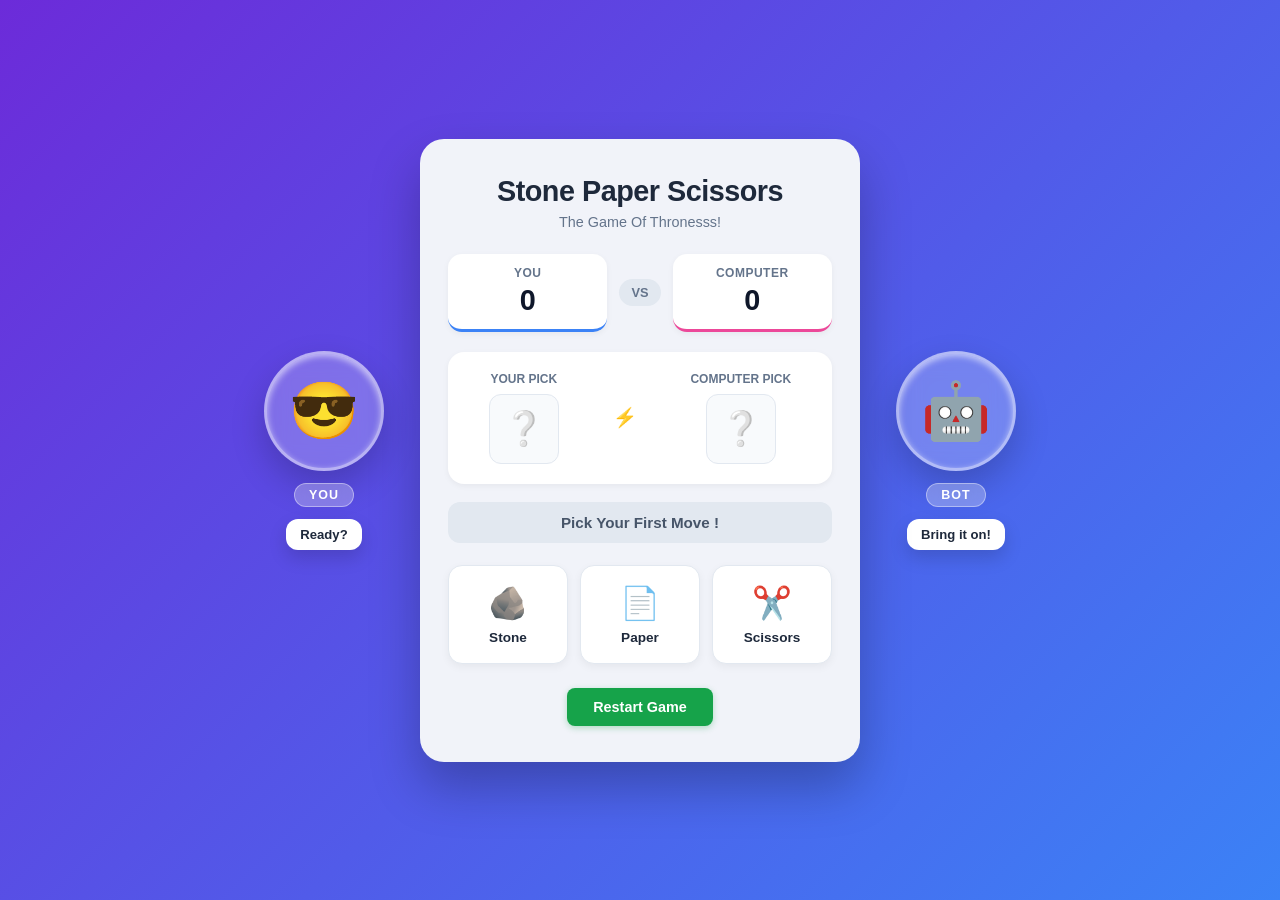
<file: index.html>
<!DOCTYPE html>
<html lang="en">
<head>
  <meta charset="UTF-8" />
  <meta name="viewport" content="width=device-width, initial-scale=1.0" />
  <title>Stone Paper Scissors</title>
  <link rel="stylesheet" href="stone.css" />
</head>
<body>

  <div class="main-layout">
    
    <!-- LEFT SIDE GOBBLE (Player Side) -->
    <div class="gobble gobble-left" id="left-gobble">
      <div class="gobble-circle">
        <span class="gobble-avatar">😎</span>
      </div>
      <div class="gobble-tag">YOU</div>
      <div class="gobble-bubble" id="player-bubble">Ready?</div>
    </div>

    <!-- MAIN GAME CARD -->
    <div class="game-wrapper">
      <header class="header">
        <h1 class="title">Stone Paper Scissors</h1>
        <p class="subtitle">The Game Of Thronesss!</p>
      </header>

      <!-- Scoreboard -->
      <div class="scoreboard">
        <div class="score-card player-card">
          <span class="score-label">YOU</span>
          <span id="player-score" class="score-num">0</span>
        </div>

        <div class="vs-pill">VS</div>

        <div class="score-card bot-card">
          <span class="score-label">COMPUTER</span>
          <span id="bot-score" class="score-num">0</span>
        </div>
      </div>

      <!-- Battle Arena Display -->
      <div class="arena">
        <div class="arena-side">
          <span class="side-title">Your Pick</span>
          <div id="player-hand" class="hand-box">❔</div>
        </div>

        <div class="arena-divider">⚡</div>

        <div class="arena-side">
          <span class="side-title">Computer Pick</span>
          <div id="bot-hand" class="hand-box">❔</div>
        </div>
      </div>

      <!-- Result Banner -->
      <div id="result-box" class="result-box default">
        <p id="result-message">Pick Your First Move !</p>
      </div>

      <!-- Action Buttons -->
      <div class="choices-container">
        <button class="choice-btn btn-stone" data-choice="stone">
          <span class="btn-icon">🪨</span>
          <span class="btn-text">Stone</span>
        </button>

        <button class="choice-btn btn-paper" data-choice="paper">
          <span class="btn-icon">📄</span>
          <span class="btn-text">Paper</span>
        </button>

        <button class="choice-btn btn-scissors" data-choice="scissors">
          <span class="btn-icon">✂️</span>
          <span class="btn-text">Scissors</span>
        </button>
      </div>

      <!-- Reset / Restart Button -->
      <button id="reset-btn" class="reset-btn">Restart Game</button>
    </div>

    <!-- RIGHT SIDE GOBBLE (Bot Side) -->
    <div class="gobble gobble-right" id="right-gobble">
      <div class="gobble-circle">
        <span class="gobble-avatar">🤖</span>
      </div>
      <div class="gobble-tag">BOT</div>
      <div class="gobble-bubble" id="bot-bubble">Bring it on!</div>
    </div>

  </div>

  <script src="stone.js"></script>
</body>
</html>
</file>
<file: stone.css>
* {
  margin: 0;
  padding: 0;
  box-sizing: border-box;
  font-family: -apple-system, BlinkMacSystemFont, 'Segoe UI', Roboto, Helvetica, Arial, sans-serif;
}

body {
  min-height: 100vh;
  display: flex;
  justify-content: center;
  align-items: center;
  padding: 24px 16px;
  background: linear-gradient(135deg, #6c2bd9 0%, #3b82f6 100%);
  color: #1e293b;
  overflow-x: hidden;
}

/* Master Layout - Aligning Center Card with Left/Right Gobbles */
.main-layout {
  display: flex;
  align-items: center;
  justify-content: center;
  gap: 36px;
  width: 100%;
  max-width: 1100px;
}

/* =========================================
   GOBBLE / MASCOT WIDGETS
   ========================================= */
.gobble {
  display: flex;
  flex-direction: column;
  align-items: center;
  gap: 12px;
  user-select: none;
  animation: gobbleFloat 4s ease-in-out infinite;
}

.gobble-left {
  animation-delay: 0s;
}

.gobble-right {
  animation-delay: 2s; /* Desynchronized for natural movement */
}

/* Outer Glowing/Glass Bubble */
.gobble-circle {
  width: 120px;
  height: 120px;
  border-radius: 50%;
  background: rgba(255, 255, 255, 0.22);
  backdrop-filter: blur(12px);
  border: 3px solid rgba(255, 255, 255, 0.45);
  box-shadow: 0 15px 35px rgba(0, 0, 0, 0.2), inset 0 2px 6px rgba(255, 255, 255, 0.6);
  display: flex;
  align-items: center;
  justify-content: center;
  transition: transform 0.25s cubic-bezier(0.175, 0.885, 0.32, 1.275);
}

.gobble-avatar {
  font-size: 3.5rem;
  transition: transform 0.2s ease;
}

/* Hover & Active Zoom Effects */
.gobble:hover .gobble-circle {
  transform: scale(1.15) rotate(4deg);
  border-color: rgba(255, 255, 255, 0.9);
}

.gobble.pop-zoom .gobble-circle {
  transform: scale(1.3) !important;
}

/* Gobble Label Tag */
.gobble-tag {
  background: rgba(255, 255, 255, 0.28);
  border: 1px solid rgba(255, 255, 255, 0.4);
  color: #ffffff;
  font-weight: 800;
  font-size: 0.78rem;
  letter-spacing: 1px;
  padding: 4px 14px;
  border-radius: 20px;
  backdrop-filter: blur(8px);
}

/* Floating speech bubble */
.gobble-bubble {
  background: #ffffff;
  color: #1e293b;
  font-size: 0.82rem;
  font-weight: 700;
  padding: 8px 14px;
  border-radius: 12px;
  box-shadow: 0 8px 18px rgba(0, 0, 0, 0.15);
  position: relative;
  max-width: 140px;
  text-align: center;
  transition: all 0.2s ease;
}

/* Continuous breathing & hovering zoom animation */
@keyframes gobbleFloat {
  0%, 100% {
    transform: translateY(0px) scale(1);
  }
  50% {
    transform: translateY(-14px) scale(1.05);
  }
}

/* =========================================
   MAIN GAME CARD
   ========================================= */
.game-wrapper {
  width: 100%;
  max-width: 440px;
  background-color: #f1f3f9;
  border-radius: 24px;
  padding: 36px 28px;
  box-shadow: 0 25px 50px rgba(0, 0, 0, 0.25);
  text-align: center;
  position: relative;
  z-index: 10;
}

/* Header */
.header .title {
  font-size: 1.8rem;
  font-weight: 800;
  color: #1e293b;
  letter-spacing: -0.5px;
  margin-bottom: 6px;
}

.header .subtitle {
  font-size: 0.9rem;
  color: #64748b;
  margin-bottom: 24px;
}

/* Scoreboard */
.scoreboard {
  display: flex;
  align-items: center;
  justify-content: space-between;
  gap: 12px;
  margin-bottom: 20px;
}

.score-card {
  flex: 1;
  background-color: #ffffff;
  border-radius: 14px;
  padding: 12px 14px;
  display: flex;
  flex-direction: column;
  align-items: center;
  box-shadow: 0 2px 6px rgba(0, 0, 0, 0.05);
}

.player-card {
  border-bottom: 3px solid #3b82f6;
}

.bot-card {
  border-bottom: 3px solid #ec4899;
}

.score-label {
  font-size: 0.75rem;
  font-weight: 700;
  letter-spacing: 0.5px;
  color: #64748b;
  margin-bottom: 4px;
}

.score-num {
  font-size: 1.8rem;
  font-weight: 800;
  color: #0f172a;
}

.vs-pill {
  font-weight: 800;
  font-size: 0.8rem;
  color: #64748b;
  background-color: #e2e8f0;
  padding: 6px 12px;
  border-radius: 20px;
}

/* Battle Arena Display */
.arena {
  display: flex;
  align-items: center;
  justify-content: space-around;
  background-color: #ffffff;
  border-radius: 16px;
  padding: 20px 14px;
  margin-bottom: 18px;
  box-shadow: 0 2px 6px rgba(0, 0, 0, 0.05);
}

.arena-side {
  display: flex;
  flex-direction: column;
  align-items: center;
  gap: 8px;
}

.side-title {
  font-size: 0.75rem;
  color: #64748b;
  font-weight: 700;
  text-transform: uppercase;
}

.hand-box {
  width: 70px;
  height: 70px;
  border-radius: 12px;
  background-color: #f8fafc;
  border: 1px solid #e2e8f0;
  display: flex;
  align-items: center;
  justify-content: center;
  font-size: 2.1rem;
  transition: transform 0.15s ease;
}

.hand-box.pop {
  transform: scale(1.15);
}

.arena-divider {
  font-size: 1.2rem;
  color: #94a3b8;
}

/* Result Message Box */
.result-box {
  padding: 12px 16px;
  border-radius: 12px;
  font-size: 0.95rem;
  font-weight: 600;
  margin-bottom: 22px;
}

.result-box.default {
  background-color: #e2e8f0;
  color: #475569;
}

.result-box.win {
  background-color: #dcfce7;
  color: #15803d;
}

.result-box.lose {
  background-color: #fee2e2;
  color: #b91c1c;
}

.result-box.draw {
  background-color: #fef3c7;
  color: #b45309;
}

/* Choice Buttons */
.choices-container {
  display: grid;
  grid-template-columns: repeat(3, 1fr);
  gap: 12px;
  margin-bottom: 24px;
}

.choice-btn {
  border: 1px solid #e2e8f0;
  background-color: #ffffff;
  cursor: pointer;
  padding: 18px 10px;
  border-radius: 14px;
  display: flex;
  flex-direction: column;
  align-items: center;
  gap: 8px;
  color: #1e293b;
  font-weight: 700;
  box-shadow: 0 3px 8px rgba(0, 0, 0, 0.05);
  transition: transform 0.15s ease, box-shadow 0.15s ease, border-color 0.15s ease;
}

.choice-btn:hover {
  transform: translateY(-3px);
  box-shadow: 0 6px 14px rgba(0, 0, 0, 0.1);
  border-color: #cbd5e1;
}

.choice-btn:active {
  transform: translateY(0);
}

.btn-icon {
  font-size: 2rem;
}

.btn-text {
  font-size: 0.85rem;
}

/* Restart Button */
.reset-btn {
  background-color: #16a34a;
  border: none;
  color: #ffffff;
  padding: 11px 26px;
  border-radius: 8px;
  cursor: pointer;
  font-size: 0.9rem;
  font-weight: 600;
  box-shadow: 0 2px 6px rgba(22, 163, 74, 0.3);
  transition: background-color 0.15s ease, transform 0.15s ease;
}

.reset-btn:hover {
  background-color: #15803d;
  transform: translateY(-1px);
}

/* Responsive adjustment for small screens */
@media (max-width: 860px) {
  .gobble {
    display: none; /* Mobile screen pe space kam ho to hide ho jayega automatically */
  }
}
</file>
<file: JAVASCRIPT/Stone/stone.css>
* {
  margin: 0;
  padding: 0;
  box-sizing: border-box;
  font-family: -apple-system, BlinkMacSystemFont, 'Segoe UI', Roboto, Helvetica, Arial, sans-serif;
}

body {
  min-height: 100vh;
  display: flex;
  justify-content: center;
  align-items: center;
  padding: 24px 16px;
  background: linear-gradient(135deg, #6c2bd9 0%, #3b82f6 100%);
  color: #1e293b;
  overflow-x: hidden;
}

/* Master Layout - Aligning Center Card with Left/Right Gobbles */
.main-layout {
  display: flex;
  align-items: center;
  justify-content: center;
  gap: 36px;
  width: 100%;
  max-width: 1100px;
}

/* =========================================
   GOBBLE / MASCOT WIDGETS
   ========================================= */
.gobble {
  display: flex;
  flex-direction: column;
  align-items: center;
  gap: 12px;
  user-select: none;
  animation: gobbleFloat 4s ease-in-out infinite;
}

.gobble-left {
  animation-delay: 0s;
}

.gobble-right {
  animation-delay: 2s; /* Desynchronized for natural movement */
}

/* Outer Glowing/Glass Bubble */
.gobble-circle {
  width: 120px;
  height: 120px;
  border-radius: 50%;
  background: rgba(255, 255, 255, 0.22);
  backdrop-filter: blur(12px);
  border: 3px solid rgba(255, 255, 255, 0.45);
  box-shadow: 0 15px 35px rgba(0, 0, 0, 0.2), inset 0 2px 6px rgba(255, 255, 255, 0.6);
  display: flex;
  align-items: center;
  justify-content: center;
  transition: transform 0.25s cubic-bezier(0.175, 0.885, 0.32, 1.275);
}

.gobble-avatar {
  font-size: 3.5rem;
  transition: transform 0.2s ease;
}

/* Hover & Active Zoom Effects */
.gobble:hover .gobble-circle {
  transform: scale(1.15) rotate(4deg);
  border-color: rgba(255, 255, 255, 0.9);
}

.gobble.pop-zoom .gobble-circle {
  transform: scale(1.3) !important;
}

/* Gobble Label Tag */
.gobble-tag {
  background: rgba(255, 255, 255, 0.28);
  border: 1px solid rgba(255, 255, 255, 0.4);
  color: #ffffff;
  font-weight: 800;
  font-size: 0.78rem;
  letter-spacing: 1px;
  padding: 4px 14px;
  border-radius: 20px;
  backdrop-filter: blur(8px);
}

/* Floating speech bubble */
.gobble-bubble {
  background: #ffffff;
  color: #1e293b;
  font-size: 0.82rem;
  font-weight: 700;
  padding: 8px 14px;
  border-radius: 12px;
  box-shadow: 0 8px 18px rgba(0, 0, 0, 0.15);
  position: relative;
  max-width: 140px;
  text-align: center;
  transition: all 0.2s ease;
}

/* Continuous breathing & hovering zoom animation */
@keyframes gobbleFloat {
  0%, 100% {
    transform: translateY(0px) scale(1);
  }
  50% {
    transform: translateY(-14px) scale(1.05);
  }
}

/* =========================================
   MAIN GAME CARD
   ========================================= */
.game-wrapper {
  width: 100%;
  max-width: 440px;
  background-color: #f1f3f9;
  border-radius: 24px;
  padding: 36px 28px;
  box-shadow: 0 25px 50px rgba(0, 0, 0, 0.25);
  text-align: center;
  position: relative;
  z-index: 10;
}

/* Header */
.header .title {
  font-size: 1.8rem;
  font-weight: 800;
  color: #1e293b;
  letter-spacing: -0.5px;
  margin-bottom: 6px;
}

.header .subtitle {
  font-size: 0.9rem;
  color: #64748b;
  margin-bottom: 24px;
}

/* Scoreboard */
.scoreboard {
  display: flex;
  align-items: center;
  justify-content: space-between;
  gap: 12px;
  margin-bottom: 20px;
}

.score-card {
  flex: 1;
  background-color: #ffffff;
  border-radius: 14px;
  padding: 12px 14px;
  display: flex;
  flex-direction: column;
  align-items: center;
  box-shadow: 0 2px 6px rgba(0, 0, 0, 0.05);
}

.player-card {
  border-bottom: 3px solid #3b82f6;
}

.bot-card {
  border-bottom: 3px solid #ec4899;
}

.score-label {
  font-size: 0.75rem;
  font-weight: 700;
  letter-spacing: 0.5px;
  color: #64748b;
  margin-bottom: 4px;
}

.score-num {
  font-size: 1.8rem;
  font-weight: 800;
  color: #0f172a;
}

.vs-pill {
  font-weight: 800;
  font-size: 0.8rem;
  color: #64748b;
  background-color: #e2e8f0;
  padding: 6px 12px;
  border-radius: 20px;
}

/* Battle Arena Display */
.arena {
  display: flex;
  align-items: center;
  justify-content: space-around;
  background-color: #ffffff;
  border-radius: 16px;
  padding: 20px 14px;
  margin-bottom: 18px;
  box-shadow: 0 2px 6px rgba(0, 0, 0, 0.05);
}

.arena-side {
  display: flex;
  flex-direction: column;
  align-items: center;
  gap: 8px;
}

.side-title {
  font-size: 0.75rem;
  color: #64748b;
  font-weight: 700;
  text-transform: uppercase;
}

.hand-box {
  width: 70px;
  height: 70px;
  border-radius: 12px;
  background-color: #f8fafc;
  border: 1px solid #e2e8f0;
  display: flex;
  align-items: center;
  justify-content: center;
  font-size: 2.1rem;
  transition: transform 0.15s ease;
}

.hand-box.pop {
  transform: scale(1.15);
}

.arena-divider {
  font-size: 1.2rem;
  color: #94a3b8;
}

/* Result Message Box */
.result-box {
  padding: 12px 16px;
  border-radius: 12px;
  font-size: 0.95rem;
  font-weight: 600;
  margin-bottom: 22px;
}

.result-box.default {
  background-color: #e2e8f0;
  color: #475569;
}

.result-box.win {
  background-color: #dcfce7;
  color: #15803d;
}

.result-box.lose {
  background-color: #fee2e2;
  color: #b91c1c;
}

.result-box.draw {
  background-color: #fef3c7;
  color: #b45309;
}

/* Choice Buttons */
.choices-container {
  display: grid;
  grid-template-columns: repeat(3, 1fr);
  gap: 12px;
  margin-bottom: 24px;
}

.choice-btn {
  border: 1px solid #e2e8f0;
  background-color: #ffffff;
  cursor: pointer;
  padding: 18px 10px;
  border-radius: 14px;
  display: flex;
  flex-direction: column;
  align-items: center;
  gap: 8px;
  color: #1e293b;
  font-weight: 700;
  box-shadow: 0 3px 8px rgba(0, 0, 0, 0.05);
  transition: transform 0.15s ease, box-shadow 0.15s ease, border-color 0.15s ease;
}

.choice-btn:hover {
  transform: translateY(-3px);
  box-shadow: 0 6px 14px rgba(0, 0, 0, 0.1);
  border-color: #cbd5e1;
}

.choice-btn:active {
  transform: translateY(0);
}

.btn-icon {
  font-size: 2rem;
}

.btn-text {
  font-size: 0.85rem;
}

/* Restart Button */
.reset-btn {
  background-color: #16a34a;
  border: none;
  color: #ffffff;
  padding: 11px 26px;
  border-radius: 8px;
  cursor: pointer;
  font-size: 0.9rem;
  font-weight: 600;
  box-shadow: 0 2px 6px rgba(22, 163, 74, 0.3);
  transition: background-color 0.15s ease, transform 0.15s ease;
}

.reset-btn:hover {
  background-color: #15803d;
  transform: translateY(-1px);
}

/* Responsive adjustment for small screens */
@media (max-width: 860px) {
  .gobble {
    display: none; /* Mobile screen pe space kam ho to hide ho jayega automatically */
  }
}
</file>
